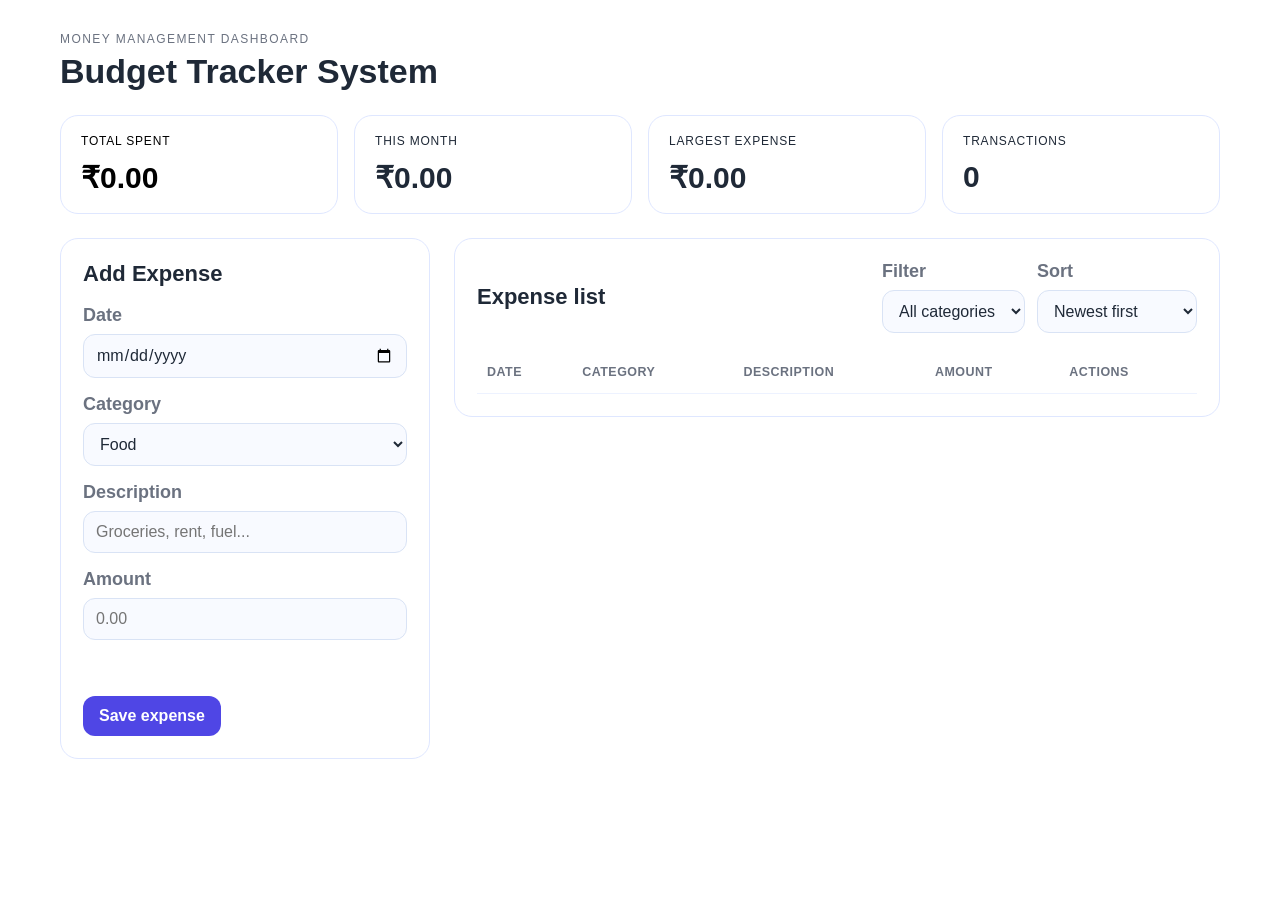
<file: MOCK1-PRACTICAL-JS-RICHA/index.html>
<!DOCTYPE html>
<html lang="en">
  <head>
    <meta charset="UTF-8" />
    <meta name="viewport" content="width=device-width, initial-scale=1.0" />
    <title>Budget Tracker System</title>
    <link rel="stylesheet" href="style.css" />
    <link rel="icon" href="./Assets/fevicon icon/1462406.png" type="image/x-icon" />
  </head>
  <body>
    <div class="app-shell">
      <header class="topbar">
        <div>
          <p class="eyebrow">Money Management Dashboard</p>
          <h1>Budget Tracker System</h1>
        </div>
      </header>

      <section class="summary-grid" aria-label="Budget summary">
        <article class="summary-card highlight">
          <span class="label">Total spent</span>
          <strong id="totalSpent">₹0.00</strong>
        </article>
        <article class="summary-card">
          <span class="label">This month</span>
          <strong id="monthlySpent">₹0.00</strong>
        </article>
        <article class="summary-card">
          <span class="label">Largest expense</span>
          <strong id="largestExpense">₹0.00</strong>
        </article>
        <article class="summary-card">
          <span class="label">Transactions</span>
          <strong id="transactionCount">0</strong>
        </article>
      </section>

      <main class="content-grid">
        <section class="panel form-panel">
          <div class="panel-header">
            <h2 id="formTitle">Add Expense</h2>
          </div>

          <form id="expenseForm" novalidate>
            <input type="hidden" id="expenseId" />

            <div class="field-group">
              <label for="expenseDate">Date</label>
              <input id="expenseDate" name="date" type="date" required />
            </div>

            <div class="field-group">
              <label for="expenseCategory">Category</label>
              <select id="expenseCategory" name="category" required>
                <option value="Food">Food</option>
                <option value="Transport">Transport</option>
                <option value="Shopping">Shopping</option>
                <option value="Bills">Bills</option>
                <option value="Health">Health</option>
                <option value="Entertainment">Entertainment</option>
                <option value="Travel">Travel</option>
                <option value="Other">Other</option>
              </select>
            </div>

            <div class="field-group">
              <label for="expenseDescription">Description</label>
              <input id="expenseDescription" name="description" type="text" placeholder="Groceries, rent, fuel..." maxlength="80" required />
            </div>

            <div class="field-group">
              <label for="expenseAmount">Amount</label>
              <input id="expenseAmount" name="amount" type="number" min="0.01" step="0.01" placeholder="0.00" required />
            </div>

            <p id="formMessage" class="form-message" aria-live="polite"></p>

            <div class="button-row">
              <button id="submitBtn" class="primary-btn" type="submit">Save expense</button>
              <button id="cancelEditBtn" class="secondary-btn hidden" type="button">Cancel</button>
            </div>
          </form>
        </section>

        <section class="panel records-panel">
          <div class="panel-header toolbar">
            <h2>Expense list</h2>
            <div class="toolbar-controls">
              <div class="field-inline">
                <label for="categoryFilter">Filter</label>
                <select id="categoryFilter">
                  <option value="All">All categories</option>
                </select>
              </div>
              <div class="field-inline">
                <label for="sortOrder">Sort</label>
                <select id="sortOrder">
                  <option value="date-desc">Newest first</option>
                  <option value="date-asc">Oldest first</option>
                  <option value="amount-desc">Highest Amount</option>
                  <option value="amount-asc">Lowest Amount</option>
                </select>
              </div>
            </div>
          </div>

          <div class="table-wrap">
            <table>
              <thead>
                <tr>
                  <th>Date</th>
                  <th>Category</th>
                  <th>Description</th>
                  <th>Amount</th>
                  <th>Actions</th>
                </tr>
              </thead>
              <tbody id="expenseTableBody"></tbody>
            </table>
          </div>
        </section>
      </main>

    <script src="BTS.js" defer></script>
  </body>
</html>
</file>
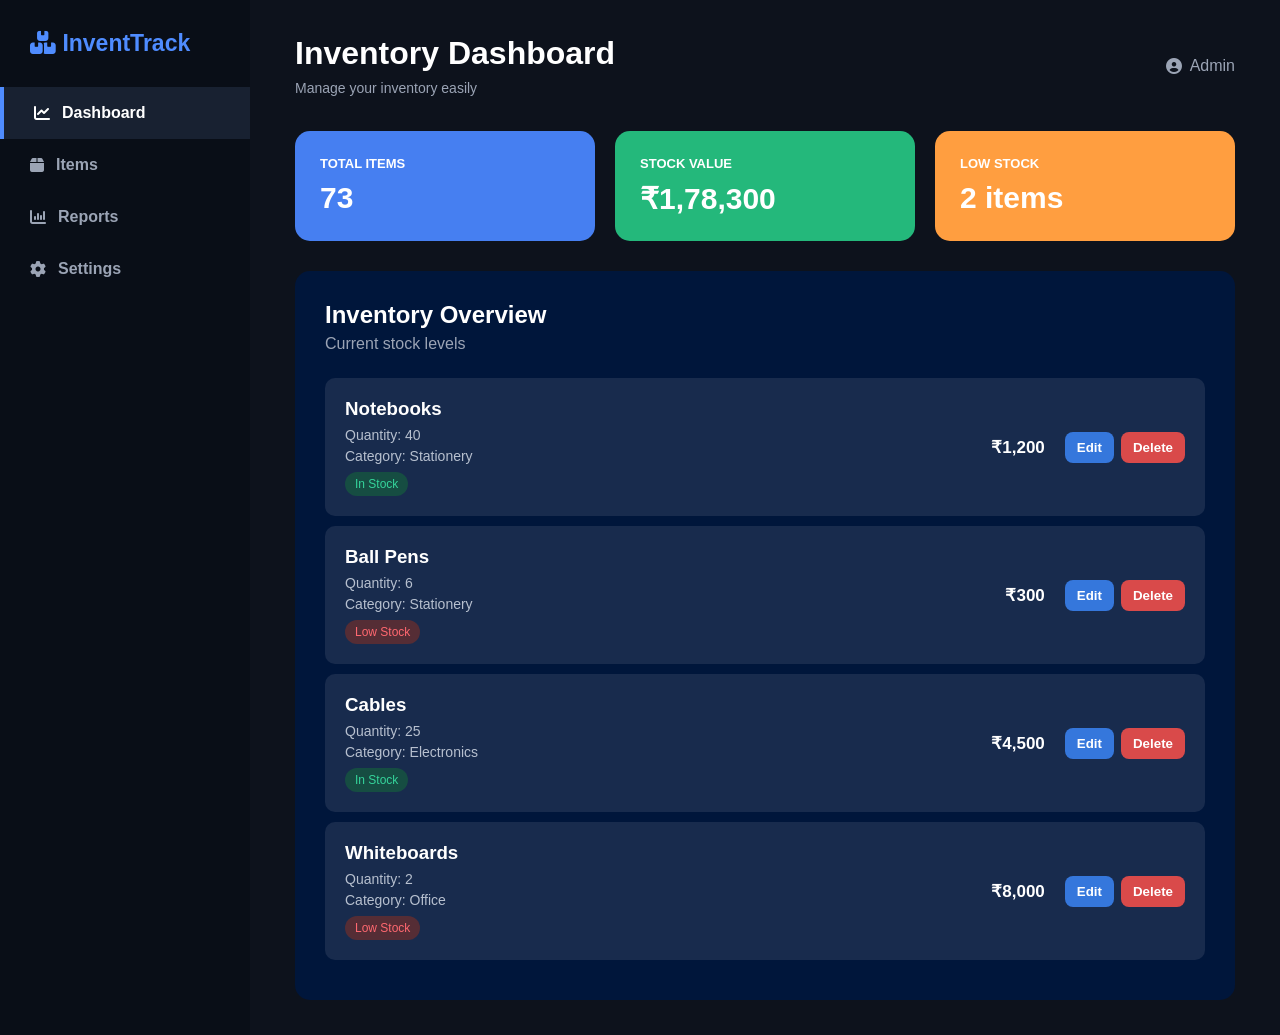
<file: Richa-Mock2-Pract-JS/index.html>
<!DOCTYPE html>
<html lang="en">

<head>
    <meta charset="UTF-8">
    <meta name="viewport" content="width=device-width, initial-scale=1.0">

    <title>InventTrack - Inventory Management</title>

    <link rel="stylesheet"
        href="https://cdnjs.cloudflare.com/ajax/libs/font-awesome/6.7.2/css/all.min.css">

    <link rel="stylesheet" href="style.css">
</head>

<body>

    <div class="container">

        <aside class="sidebar">

            <h2>
                <i class="fa-solid fa-boxes-stacked"></i>
                InventTrack
            </h2>

            <div class="menu active" onclick="showPage('dashboard', this)">
                <i class="fa-solid fa-chart-line"></i>
                Dashboard
            </div>

            <div class="menu" onclick="showPage('items', this)">
                <i class="fa-solid fa-box"></i>
                Items
            </div>

            <div class="menu" onclick="showPage('reports', this)">
                <i class="fa-solid fa-chart-column"></i>
                Reports
            </div>

            <div class="menu" onclick="showPage('settings', this)">
                <i class="fa-solid fa-gear"></i>
                Settings
            </div>

        </aside>

        <main class="main">

            <div class="top">

                <div>
                    <h1>Inventory Dashboard</h1>
                    <p class="today">Manage your inventory easily</p>
                </div>

                <div class="admin">
                    <i class="fa-solid fa-circle-user"></i>
                    Admin
                </div>

            </div>

            <section id="dashboard" class="page">

                <div class="cards">

                    <div class="card blue">
                        <p>TOTAL ITEMS</p>
                        <h2 id="totalItems">0</h2>
                    </div>

                    <div class="card green">
                        <p>STOCK VALUE</p>
                        <h2 id="stockValue">₹0</h2>
                    </div>

                    <div class="card orange">
                        <p>LOW STOCK</p>
                        <h2 id="lowStock">0 items</h2>
                    </div>

                </div>
                <div class="dashboard-box">

                    <div class="section-title">
                        <h2>Inventory Overview</h2>
                        <p>Current stock levels</p>
                    </div>
                    <div id="dashboardItems"></div>
                </div>
            </section>
            <section id="items" class="page hide">

                <div class="page-title">

                    <div>
                        <h2>Items Management</h2>
                        <p>Add, edit, search and manage your inventory.</p>
                    </div>
                    <button onclick="openForm()">
                        <i class="fa-solid fa-plus"></i>
                        Add New Item
                    </button>

                </div>
                <div class="inventory-box">
                    <div class="tools">
                        <input
                            type="text"
                            id="searchInput"
                            placeholder="Search items..."
                            oninput="searchItems()"
                        >
                        <select id="filterSelect" onchange="displayItems()">
                            <option value="all">All Items</option>
                            <option value="stock">In Stock</option>
                            <option value="low">Low Stock</option>
                        </select>

                        <select id="sortSelect" onchange="displayItems()">
                            <option value="name">Sort by Name</option>
                            <option value="quantity">Sort by Quantity</option>
                            <option value="price">Sort by Price</option>
                        </select>
                    </div>
                    <div id="itemsList"></div>
                </div>
            </section>
            <section id="reports" class="page hide">

                <div class="page-title">

                    <div>
                        <h2>Inventory Reports</h2>
                        <p>View your current inventory information.</p>
                    </div>

                    <button onclick="generateReport()">
                        Generate Report
                    </button>

                </div>

                <div class="report-box" id="reportContent">
                </div>

            </section>
            <section id="settings" class="page hide">

                <div class="page-title">
                    <div>
                        <h2>Settings</h2>
                        <p>Manage your inventory data.</p>
                    </div>
                </div>
                <div class="settings-box">
                    <h3>Inventory Data</h3>
                    <p>
                        Export your inventory, import saved data,
                        or reset everything.
                    </p>
                    <div class="settings-buttons">
                        <button onclick="exportData()">
                            Export Data
                        </button>
                        <label class="import-button">
                            Import Data
                            <input
                                type="file"
                                id="importFile"
                                accept=".json"
                                onchange="importData(event)"
                            >
                        </label>
                        <button
                            class="danger"
                            onclick="resetData()">
                            Reset Data
                        </button>
                    </div>
                </div>
            </section>
        </main>
    </div>
    <div id="formBox" class="form-background">
        <div class="form">
            <div class="form-header">
                <h2 id="formTitle">
                    Add New Item
                </h2>
                <button
                    class="close-button"
                    onclick="closeForm()">
                    <i class="fa-solid fa-xmark"></i>
                </button>
            </div>
            <label for="itemName">
                Item Name
            </label>
            <input
                type="text"
                id="itemName"
                placeholder="Enter item name"
            >
            <label for="itemCategory">
                Category
            </label>
            <input
                type="text"
                id="itemCategory"
                placeholder="Enter category"
            >
            <label for="itemQuantity">
                Quantity
            </label>
            <input
                type="number"
                id="itemQuantity"
                min="0"
                placeholder="Enter quantity"
            >
            <label for="itemPrice">
                Price
            </label>
            <input
                type="number"
                id="itemPrice"
                min="0"
                placeholder="Enter price"
            >
            <div class="form-buttons">
                <button
                    class="cancel"
                    onclick="closeForm()">
                    Cancel
                </button>
                <button onclick="saveItem()">
                    Save Item
                </button>
            </div>
        </div>
    </div>
    <script src="script.js"></script>
</body>
</html>
</file>
<file: MOCK1-PRACTICAL-JS-RICHA/style.css>
:root {
  --bg: #b8c5ff;
  --panel: #ffffff;
  --panel-soft: #eef4ff;
  --primary: #4f46e5;
  --primary-dark: #0e0683;
  --accent: #14b8a6;
  --danger: #ef4444;
  --text: #1f2937;
  --muted: #6b7280;
  --border: #dfe7ff;
  --shadow: 0 18px 40px rgba(79, 70, 229, 0.1);
}

* {
  box-sizing: border-box;
}

body {
  margin: 0;
  min-height: 100vh;
  font-family: "Segoe UI", Tahoma, sans-serif;
  background: rgb(255, 255, 255);
  color: var(--text);
}

button,
input,
select {
  font: inherit;
}

.app-shell {
  max-width: 1200px;
  margin: 0 auto;
  padding: 32px 20px 48px;
}

.topbar {
  display: flex;
  justify-content: space-between;
  align-items: center;
  gap: 16px;
  margin-bottom: 24px;
}

.eyebrow {
  margin: 0 0 6px;
  text-transform: uppercase;
  letter-spacing: 0.12em;
  font-size: 12px;
  color: var(--muted);
}

h1,
h2,
p {
  margin-top: 0;
}

h1 {
  margin-bottom: 0;
  font-size: 34px
}

.summary-grid {
  display: grid;
  grid-template-columns: repeat(4, minmax(180px, 1fr));
  gap: 16px;
  margin-bottom: 24px;
}

.summary-card,
.panel {
  background: var(--panel);
  border: 1px solid var(--border);
  border-radius: 18px;
}

.summary-card {
  padding: 18px 20px;
}

.summary-card.highlight {
  background: var(--primary), #ffffff;
  color: #000000;
}

.summary-card .label {
  display: block;
  font-size: 12px;
  opacity: 1;
  margin-bottom: 12px;
  text-transform: uppercase;
  letter-spacing: 0.8px;
}

.summary-card strong {
  font-size: 30px
}

.content-grid {
  display: grid;
  grid-template-columns: minmax(300px, 370px) minmax(0, 1fr);
  gap: 24px;
  align-items:start;
}


.panel {
  padding: 22px;
}

.panel-header {
  display: flex;
  justify-content: space-between;
  align-items: center;
  gap: 12px;
  margin-bottom: 18px;
}

.panel-header h2 {
  margin-bottom: 0;
  font-size: 22px;
}

.toolbar {
  display: flex;
  justify-content: space-between;
  align-items: center;
  gap: 12px;
}

.toolbar-controls {
  display: flex;
  flex-wrap: wrap;
  gap: 12px;
}

.field-group,
.field-inline {
  display: flex;
  flex-direction: column;
  gap: 8px;
}

.field-inline {
  min-width: 120px;
}

label {
  font-size: 18px;
  color: var(--muted);
  font-weight: 600;
}

input,
select {
  width: 100%;
  border: 1px solid #d9e3f5;
  border-radius: 12px;
  background: #f8faff;
  padding: 11px 12px;
  color: var(--text);
}

input:focus,
select:focus {
  outline: none;
  border-color: var(--primary);
}

#expenseForm {
  display: grid;
  gap: 16px;
}

.form-message {
  min-height: 20px;
  margin: 0;
  font-size: 0.9rem;
  color: var(--muted);
}

.form-message.error {
  color: var(--danger);
}

.form-message.success {
  color: var(--accent);
}

.button-row {
  display: flex;
  gap: 12px;
  margin-top: 4px;
}

.primary-btn,
.secondary-btn,
.action-btn {
  border: none;
  border-radius: 12px;
  padding: 11px 16px;
  font-weight: 600;
  cursor: pointer;
  transition: transform 0.2s ease, opacity 0.2s ease;
}

.primary-btn:hover,
.secondary-btn:hover,
.action-btn:hover {
  transform: translateY(-1px);
}

.primary-btn {
  background: var(--primary);
  color: white;
}

.primary-btn:hover {
  background: var(--primary-dark);
}

.secondary-btn {
  background: var(--panel-soft);
  color: var(--primary-dark);
}

.action-btn {
  padding: 8px 10px;
  margin-right: 8px;
  font-size: 0.8rem;
}

.action-btn.edit {
  background: rgba(79, 70, 229, 0.1);
  color: var(--primary-dark);
}

.action-btn.delete {
  background: rgba(239, 68, 68, 0.08);
  color: #b91c1c;
}

.hidden {
  display: none !important;
}

.table-wrap {
  overflow-x: auto;
}

table {
  width: 100%;
  border-collapse: collapse;
}

th,
td {
  padding: 14px 10px;
  border-bottom: 1px solid #edf2ff;
  text-align: left;
}

th {
  font-size: 0.78rem;
  letter-spacing: 0.04em;
  text-transform: uppercase;
  color: var(--muted);
}

td {
  font-size: 0.96rem;
}

.amount {
  font-weight: 700;
  color: var(--primary-dark);
}

.empty-state {
  text-align: center;
  color: var(--muted);
  padding: 24px 12px;
}

.chart-container {
  display: flex;
  flex-direction: column;
  gap: 14px;
  margin-top: 6px;
}

.chart-row {
  display: grid;
  grid-template-columns: 120px minmax(140px, 1fr) 70px;
  align-items: center;
  gap: 12px;
}

.bar-label {
  font-size: 0.9rem;
  color: var(--muted);
}

.bar-track {
  width: 100%;
  height: 16px;
  background: #edf2ff;
  border-radius: 999px;
  overflow: hidden;
}

.bar-fill {
  height: 100%;
  border-radius: inherit;
  background: linear-gradient(90deg, var(--primary), #60a5fa);
}

.bar-value {
  font-size: 0.9rem;
  text-align: right;
  color: var(--text);
  font-weight: 600;
}
</file>
<file: Richa-Mock2-Pract-JS/style.css>
* {
    margin: 0;
    padding: 0;
    box-sizing: border-box;
}

body {
    font-family: Arial, sans-serif;
    background: #0d121c;
    color: white;
}

button,
input,
select {
    font-family: inherit;
}

button {
    border: none;
    cursor: pointer;
}


/* Sidebar */

.container {
    display: flex;
    min-height: 100vh;
}

.sidebar {
    width: 250px;
    min-height: 100vh;
    background: #090e17;
    padding-top: 30px;
    flex-shrink: 0;
}

.sidebar h2 {
    color: #4f8cff;
    padding: 0 30px 30px;
    font-size: 23px;
}

.menu {
    padding: 17px 30px;
    color: #9ba4b5;
    cursor: pointer;
    font-weight: bold;
    display: flex;
    align-items: center;
    gap: 12px;
}

.menu:hover,
.menu.active {
    background: #182131;
    color: white;
    border-left: 4px solid #4f8cff;
}


/* Main */

.main {
    flex: 1;
    padding: 35px 45px;
    min-width: 0;
}

.top {
    display: flex;
    justify-content: space-between;
    align-items: center;
    margin-bottom: 35px;
}

.top h1 {
    font-size: 32px;
    margin-bottom: 8px;
}

.today {
    color: #9ba4b5;
    font-size: 14px;
}

.admin {
    color: #9ba4b5;
    display: flex;
    align-items: center;
    gap: 8px;
}


/* Pages */

.page {
    width: 100%;
}

.hide {
    display: none;
}


/* Cards */

.cards {
    display: flex;
    gap: 20px;
    margin-bottom: 30px;
}

.card {
    flex: 1;
    padding: 25px;
    border-radius: 15px;
}

.card p {
    font-size: 13px;
    margin-bottom: 10px;
    font-weight: bold;
}

.card h2 {
    font-size: 30px;
}

.blue {
    background: #467ff1;
}

.green {
    background: #24b87b;
}

.orange {
    background: #ff9e40;
}


/* Buttons */

button {
    background: #4d8cff;
    color: white;
    padding: 12px 18px;
    border-radius: 8px;
    font-weight: bold;
}

button:hover {
    opacity: 0.85;
}


/* Dashboard */

.dashboard-box,
.inventory-box,
.report-box,
.settings-box {
    background: #00163b;
    padding: 30px;
    border-radius: 15px;
}

.section-title {
    margin-bottom: 25px;
}

.section-title h2 {
    margin-bottom: 6px;
}

.section-title p {
    color: #9ba4b5;
}


/* Page Title */

.page-title {
    display: flex;
    justify-content: space-between;
    align-items: center;
    margin-bottom: 25px;
}

.page-title h2 {
    margin-bottom: 7px;
}

.page-title p {
    color: #9ba4b5;
}


/* Inventory Item */

.item {
    background: #182b4d;
    padding: 20px;
    margin-bottom: 10px;
    border-radius: 10px;

    display: flex;
    align-items: center;
    gap: 20px;
}

.item-info {
    flex: 1;
}

.item-info h3 {
    margin-bottom: 7px;
}

.item-info p {
    color: #b7c0cf;
    font-size: 14px;
}

.item-category {
    color: #8fa2bf;
    font-size: 13px;
    margin-top: 5px;
}

.price {
    width: 130px;
    text-align: right;
    font-size: 17px;
    font-weight: bold;
}

.status {
    display: inline-block;
    margin-top: 8px;
    padding: 5px 10px;
    border-radius: 20px;
    font-size: 12px;
}

.in-stock {
    background: #164d42;
    color: #35d49b;
}

.low-stock {
    background: #552d35;
    color: #ff6870;
}

.actions {
    display: flex;
    gap: 7px;
}

.edit {
    background: #3577dc;
    padding: 8px 12px;
}

.delete {
    background: #d94a4a;
    padding: 8px 12px;
}


/* Search Tools */

.tools {
    display: flex;
    gap: 12px;
    margin-bottom: 20px;
}

.tools input,
.tools select {
    background: #020305;
    color: white;
    border: 1px solid #303b4e;
    padding: 12px;
    border-radius: 7px;
}

.tools input {
    flex: 1;
}

.tools select {
    min-width: 160px;
}


/* Empty Message */

.no-items {
    text-align: center;
    padding: 35px;
    color: #9ba4b5;
}


/* Form */

.form-background {
    position: fixed;
    inset: 0;
    background: rgba(0, 0, 0, 0.75);

    display: none;
    justify-content: center;
    align-items: center;

    z-index: 1000;
}

.form {
    width: 420px;
    max-width: 90%;
    background: #151e2d;
    padding: 30px;
    border-radius: 15px;
}

.form-header {
    display: flex;
    justify-content: space-between;
    align-items: center;
    margin-bottom: 20px;
}

.form-header h2 {
    font-size: 22px;
}

.close-button {
    background: transparent;
    padding: 5px;
    font-size: 20px;
}

.form label {
    display: block;
    margin-bottom: 7px;
    font-size: 14px;
}

.form input {
    width: 100%;
    padding: 13px;
    margin-bottom: 16px;

    background: #202a3b;
    border: 1px solid #303b4e;

    color: white;
    border-radius: 7px;
}

.form-buttons {
    display: flex;
    gap: 10px;
    margin-top: 5px;
}

.form-buttons button {
    flex: 1;
}

.cancel {
    background: #555f70;
}


/* Reports */

.report-box h3 {
    margin-bottom: 20px;
}

.report-row {
    display: flex;
    justify-content: space-between;
    padding: 15px 0;
    border-bottom: 1px solid #263956;
}

.report-row span {
    color: #9ba4b5;
}

.report-row strong {
    color: white;
}


/* Settings */

.settings-box h3 {
    margin-bottom: 10px;
}

.settings-box p {
    color: #9ba4b5;
    margin-bottom: 25px;
}

.settings-buttons {
    display: flex;
    gap: 10px;
    flex-wrap: wrap;
}

.import-button {
    background: #4d8cff;
    color: white;
    padding: 12px 18px;
    border-radius: 8px;
    cursor: pointer;
    font-weight: bold;
}

.import-button input {
    display: none;
}

.danger {
    background: #d94a4a;
}


/* Responsive */

@media (max-width: 900px) {

    .sidebar {
        width: 210px;
    }

    .main {
        padding: 25px;
    }

    .cards {
        flex-direction: column;
    }

    .item {
        flex-wrap: wrap;
    }
}


@media (max-width: 650px) {

    .container {
        flex-direction: column;
    }

    .sidebar {
        width: 100%;
        min-height: auto;
        padding-top: 15px;
    }

    .sidebar h2 {
        padding-bottom: 15px;
    }

    .menu {
        padding: 12px 20px;
    }

    .main {
        padding: 20px;
    }

    .top {
        flex-direction: column;
        align-items: flex-start;
        gap: 15px;
    }

    .top h1 {
        font-size: 26px;
    }

    .page-title {
        flex-direction: column;
        align-items: flex-start;
        gap: 15px;
    }

    .tools {
        flex-direction: column;
    }

    .tools select {
        width: 100%;
    }

    .item {
        flex-direction: column;
        align-items: flex-start;
    }

    .price {
        width: auto;
        text-align: left;
    }

    .actions {
        width: 100%;
    }
}
</file>
